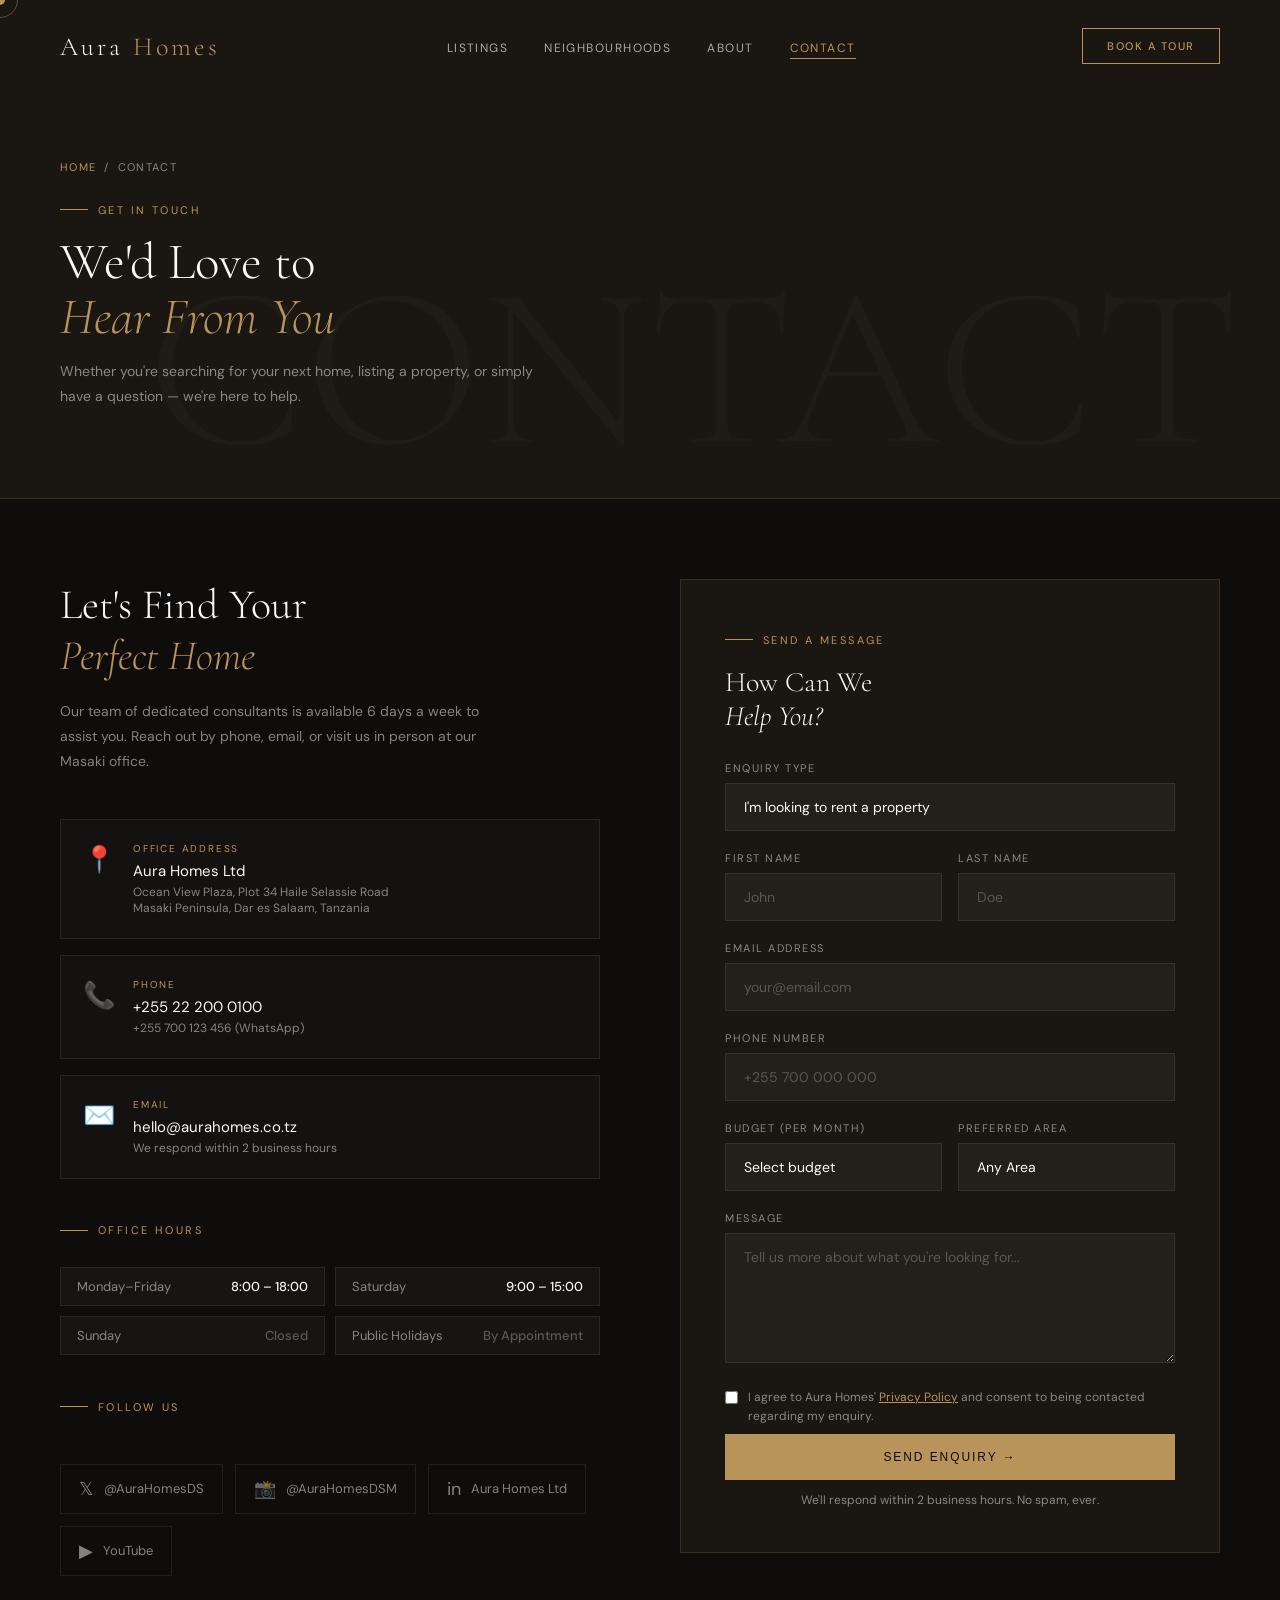
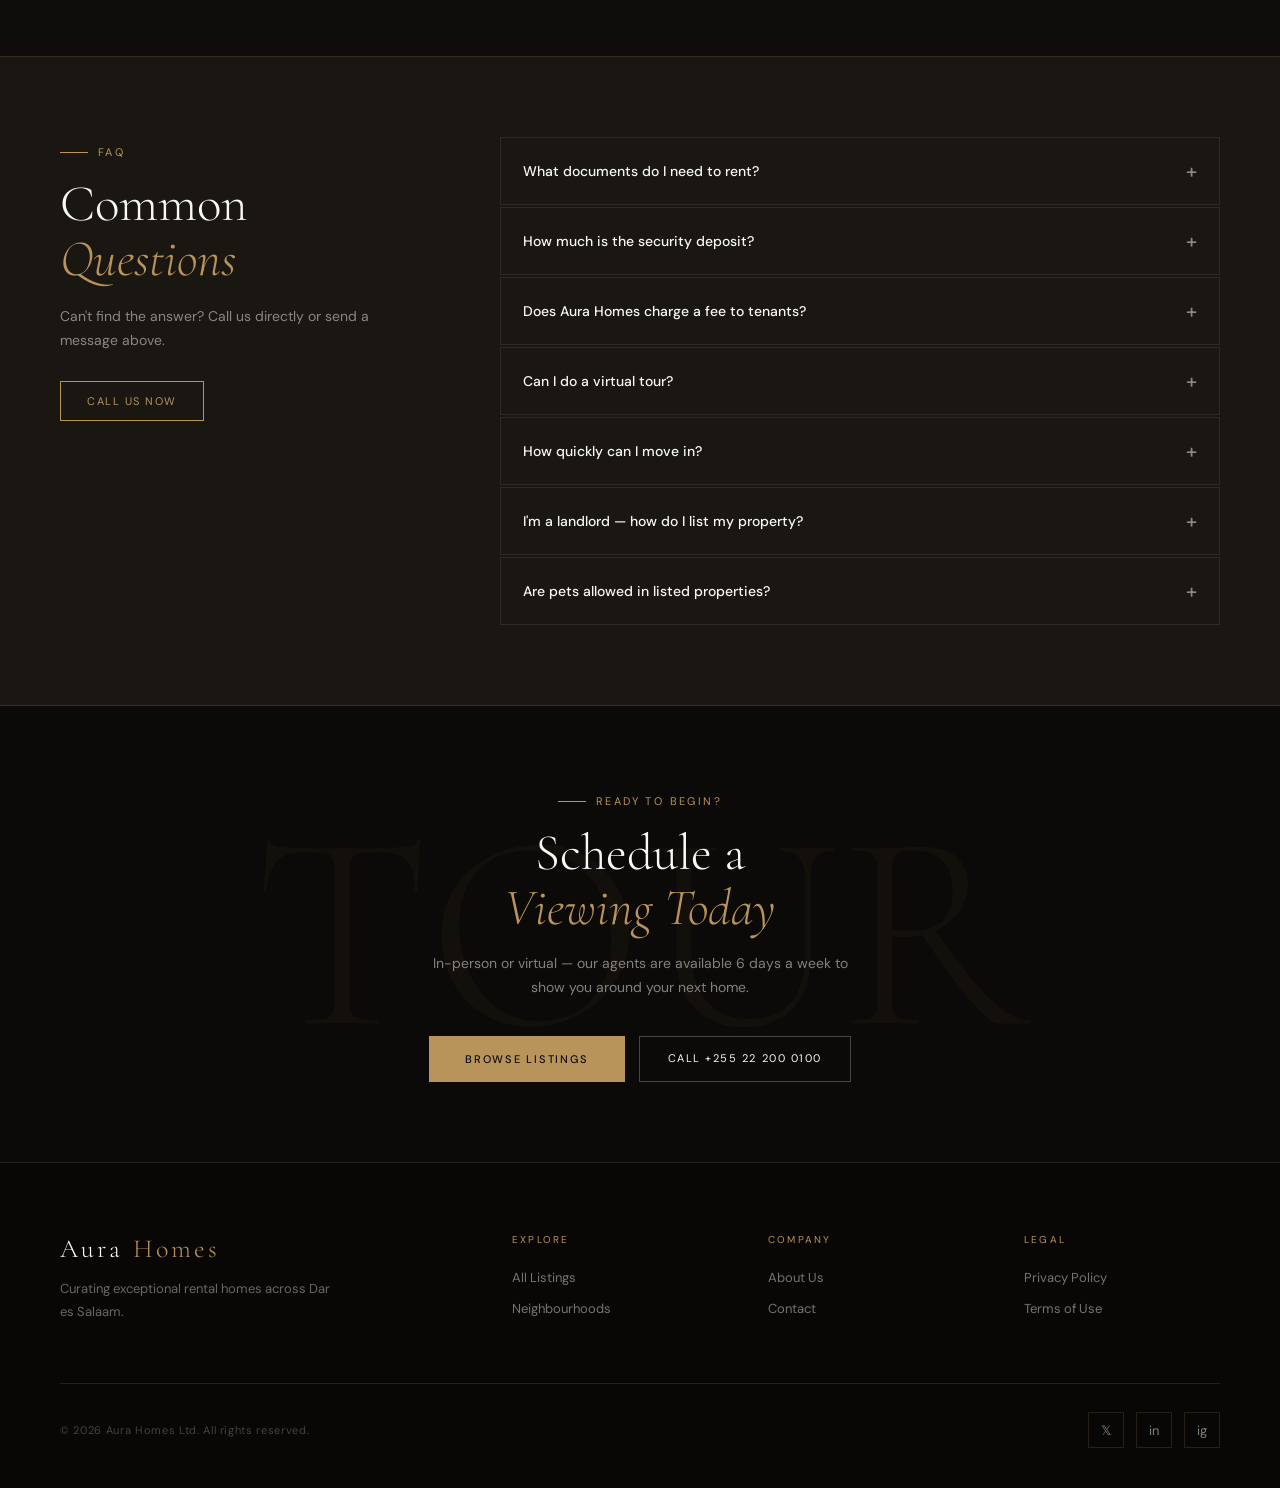
<file: contact.html>
<!DOCTYPE html>
<html lang="en">
<head>
<meta charset="UTF-8"/>
<meta name="viewport" content="width=device-width, initial-scale=1.0"/>
<title>Contact Us | Aura Homes</title>
<link rel="stylesheet" href="shared.css"/>
<style>
/* CONTACT LAYOUT */
.contact-layout { display: grid; grid-template-columns: 1fr 1fr; gap: 80px; padding: 80px 60px; align-items: start; }

/* CONTACT FORM */
.contact-form-card { background: var(--card-bg); border: 1px solid var(--border); padding: 44px; }
.form-row { display: grid; grid-template-columns: 1fr 1fr; gap: 16px; }
.submit-btn { width: 100%; padding: 16px; background: var(--gold); border: none; color: var(--ink); font-size: 12px; font-weight: 500; letter-spacing: .16em; text-transform: uppercase; cursor: none; transition: background .3s; margin-top: 8px; }
.submit-btn:hover { background: var(--gold-light); }
.form-note { font-size: 12px; color: var(--muted); margin-top: 12px; text-align: center; }

/* CONTACT INFO */
.contact-info-title { font-family: 'Cormorant Garamond', serif; font-size: 42px; font-weight: 300; margin-bottom: 18px; }
.contact-info-title em { font-style: italic; color: var(--gold); }
.contact-info-text { font-size: 14px; color: var(--muted); line-height: 1.8; margin-bottom: 44px; max-width: 420px; }
.contact-cards { display: flex; flex-direction: column; gap: 16px; }
.contact-card { display: flex; gap: 18px; padding: 22px; border: 1px solid var(--border-sub); background: rgba(255,255,255,.02); transition: border-color .3s, background .3s; }
.contact-card:hover { border-color: var(--gold); background: var(--gold-dim); }
.contact-card-icon { font-size: 26px; flex-shrink: 0; }
.contact-card-label { font-size: 10px; letter-spacing: .18em; text-transform: uppercase; color: var(--gold); margin-bottom: 6px; }
.contact-card-value { font-size: 15px; font-weight: 400; }
.contact-card-sub { font-size: 12px; color: var(--muted); margin-top: 3px; }
.contact-card-link { text-decoration: none; color: inherit; }

/* SOCIAL STRIP */
.social-strip { display: flex; gap: 12px; margin-top: 32px; flex-wrap: wrap; }
.social-card { display: flex; align-items: center; gap: 10px; padding: 12px 18px; border: 1px solid var(--border-sub); font-size: 13px; text-decoration: none; color: var(--muted); transition: border-color .3s, color .3s; }
.social-card:hover { border-color: var(--gold); color: var(--gold); }
.social-card span { font-size: 18px; }

/* OFFICE HOURS */
.hours-grid { display: grid; grid-template-columns: 1fr 1fr; gap: 10px; margin-top: 12px; }
.hours-row { display: flex; justify-content: space-between; padding: 10px 16px; background: rgba(255,255,255,.03); border: 1px solid var(--border-sub); font-size: 13px; }
.hours-day { color: var(--muted); }
.hours-time { color: var(--canvas); font-weight: 500; }
.hours-time.closed { color: rgba(250,248,244,.3); }

/* FAQ */
.faq-section { background: var(--card-bg); border-top: 1px solid var(--border); border-bottom: 1px solid var(--border); padding: 80px 60px; }
.faq-layout { display: grid; grid-template-columns: 1fr 2fr; gap: 80px; align-items: start; }
.faq-list { display: flex; flex-direction: column; gap: 2px; }
.faq-item { border: 1px solid var(--border-sub); overflow: hidden; }
.faq-q { display: flex; justify-content: space-between; align-items: center; padding: 20px 22px; cursor: none; font-size: 14px; font-weight: 500; transition: background .3s; }
.faq-q:hover { background: rgba(255,255,255,.04); }
.faq-q.open { background: var(--gold-dim); border-bottom: 1px solid var(--border); }
.faq-q.open .faq-icon { transform: rotate(45deg); color: var(--gold); }
.faq-icon { font-size: 20px; color: var(--muted); transition: transform .3s, color .3s; }
.faq-a { max-height: 0; overflow: hidden; transition: max-height .4s ease, padding .3s ease; font-size: 13px; color: var(--muted); line-height: 1.75; }
.faq-a.open { max-height: 200px; padding: 16px 22px 20px; }

/* TOUR CTA */
.tour-cta { background: var(--ink2); padding: 80px 60px; text-align: center; position: relative; overflow: hidden; }
.tour-cta::before { content: 'TOUR'; position: absolute; top: 50%; left: 50%; transform: translate(-50%,-50%); font-family: 'Cormorant Garamond', serif; font-size: 22vw; font-weight: 300; color: rgba(184,147,90,.035); white-space: nowrap; pointer-events: none; }
.tour-cta-inner { position: relative; max-width: 600px; margin: 0 auto; }
</style>
</head>
<body>

<div class="cursor" id="cursor"></div>
<div class="cursor-ring" id="ring"></div>

<nav id="nav">
  <a href="index.html" class="nav-logo">Aura <span>Homes</span></a>
  <ul class="nav-links">
    <li><a href="listings.html">Listings</a></li>
    <li><a href="neighborhoods.html">Neighbourhoods</a></li>
    <li><a href="about.html">About</a></li>
    <li><a href="contact.html" class="active">Contact</a></li>
  </ul>
  <a href="contact.html" class="nav-cta">Book a Tour</a>
</nav>

<!-- PAGE HEADER -->
<div class="page-header" data-bg-text="CONTACT">
  <div class="breadcrumb"><a href="index.html">Home</a><span>/</span><span>Contact</span></div>
  <div class="section-tag">Get In Touch</div>
  <h1 class="section-h2">We'd Love to<br/><em>Hear From You</em></h1>
  <p class="section-sub" style="margin-top:12px">Whether you're searching for your next home, listing a property, or simply have a question — we're here to help.</p>
</div>

<!-- CONTACT LAYOUT -->
<div class="contact-layout">

  <!-- CONTACT INFO LEFT -->
  <div>
    <div class="reveal">
      <h2 class="contact-info-title">Let's Find Your<br/><em>Perfect Home</em></h2>
      <p class="contact-info-text">Our team of dedicated consultants is available 6 days a week to assist you. Reach out by phone, email, or visit us in person at our Masaki office.</p>
    </div>

    <div class="contact-cards">
      <div class="contact-card reveal">
        <div class="contact-card-icon">📍</div>
        <div>
          <div class="contact-card-label">Office Address</div>
          <div class="contact-card-value">Aura Homes Ltd</div>
          <div class="contact-card-sub">Ocean View Plaza, Plot 34 Haile Selassie Road<br/>Masaki Peninsula, Dar es Salaam, Tanzania</div>
        </div>
      </div>
      <a href="tel:+255222000100" class="contact-card reveal reveal-d1 contact-card-link">
        <div class="contact-card-icon">📞</div>
        <div>
          <div class="contact-card-label">Phone</div>
          <div class="contact-card-value">+255 22 200 0100</div>
          <div class="contact-card-sub">+255 700 123 456 (WhatsApp)</div>
        </div>
      </a>
      <a href="mailto:hello@aurahomes.co.tz" class="contact-card reveal reveal-d2 contact-card-link">
        <div class="contact-card-icon">✉️</div>
        <div>
          <div class="contact-card-label">Email</div>
          <div class="contact-card-value">hello@aurahomes.co.tz</div>
          <div class="contact-card-sub">We respond within 2 business hours</div>
        </div>
      </a>
    </div>

    <!-- HOURS -->
    <div class="reveal" style="margin-top:36px">
      <div class="section-tag">Office Hours</div>
      <div class="hours-grid">
        <div class="hours-row"><span class="hours-day">Monday–Friday</span><span class="hours-time">8:00 – 18:00</span></div>
        <div class="hours-row"><span class="hours-day">Saturday</span><span class="hours-time">9:00 – 15:00</span></div>
        <div class="hours-row"><span class="hours-day">Sunday</span><span class="hours-time closed">Closed</span></div>
        <div class="hours-row"><span class="hours-day">Public Holidays</span><span class="hours-time closed">By Appointment</span></div>
      </div>
    </div>

    <!-- SOCIAL -->
    <div class="reveal" style="margin-top:36px">
      <div class="section-tag">Follow Us</div>
      <div class="social-strip">
        <a href="#" class="social-card"><span>𝕏</span> @AuraHomesDS</a>
        <a href="#" class="social-card"><span>📸</span> @AuraHomesDSM</a>
        <a href="#" class="social-card"><span>in</span> Aura Homes Ltd</a>
        <a href="#" class="social-card"><span>▶</span> YouTube</a>
      </div>
    </div>
  </div>

  <!-- CONTACT FORM RIGHT -->
  <div class="contact-form-card reveal">
    <div class="section-tag">Send a Message</div>
    <h3 style="font-family:'Cormorant Garamond',serif;font-size:28px;font-weight:300;margin-bottom:28px">How Can We<br/><em>Help You?</em></h3>

    <div class="form-group">
      <label class="form-label">Enquiry Type</label>
      <select class="form-select">
        <option>I'm looking to rent a property</option>
        <option>I want to list my property</option>
        <option>I'd like to schedule a viewing</option>
        <option>I have a question about a listing</option>
        <option>General enquiry</option>
      </select>
    </div>
    <div class="form-row">
      <div class="form-group">
        <label class="form-label">First Name</label>
        <input class="form-input" type="text" placeholder="John"/>
      </div>
      <div class="form-group">
        <label class="form-label">Last Name</label>
        <input class="form-input" type="text" placeholder="Doe"/>
      </div>
    </div>
    <div class="form-group">
      <label class="form-label">Email Address</label>
      <input class="form-input" type="email" placeholder="your@email.com"/>
    </div>
    <div class="form-group">
      <label class="form-label">Phone Number</label>
      <input class="form-input" type="tel" placeholder="+255 700 000 000"/>
    </div>
    <div class="form-row">
      <div class="form-group">
        <label class="form-label">Budget (per month)</label>
        <select class="form-select">
          <option>Select budget</option>
          <option>Under $500</option>
          <option>$500 – $1,000</option>
          <option>$1,000 – $2,500</option>
          <option>$2,500 – $5,000</option>
          <option>$5,000+</option>
        </select>
      </div>
      <div class="form-group">
        <label class="form-label">Preferred Area</label>
        <select class="form-select">
          <option>Any Area</option>
          <option>Masaki</option>
          <option>Oyster Bay</option>
          <option>Mikocheni</option>
          <option>Msasani</option>
          <option>Upanga</option>
          <option>Kinondoni</option>
        </select>
      </div>
    </div>
    <div class="form-group">
      <label class="form-label">Message</label>
      <textarea class="form-textarea" placeholder="Tell us more about what you're looking for..."></textarea>
    </div>
    <div class="form-group" style="display:flex;align-items:flex-start;gap:10px;margin-bottom:0">
      <input type="checkbox" style="accent-color:var(--gold);width:15px;height:15px;margin-top:2px;cursor:none"/>
      <label style="font-size:12px;color:var(--muted);line-height:1.6;cursor:none">I agree to Aura Homes' <a href="#" style="color:var(--gold)">Privacy Policy</a> and consent to being contacted regarding my enquiry.</label>
    </div>
    <button class="submit-btn">Send Enquiry →</button>
    <p class="form-note">We'll respond within 2 business hours. No spam, ever.</p>
  </div>

</div>

<!-- FAQ -->
<div class="faq-section">
  <div class="faq-layout">
    <div class="reveal">
      <div class="section-tag">FAQ</div>
      <h2 class="section-h2">Common<br/><em>Questions</em></h2>
      <p class="section-sub" style="margin-top:16px">Can't find the answer? Call us directly or send a message above.</p>
      <a href="tel:+255222000100" class="btn-gold-outline" style="display:inline-block;margin-top:28px">Call Us Now</a>
    </div>
    <div class="faq-list reveal reveal-d2">
      <div class="faq-item">
        <div class="faq-q"><span>What documents do I need to rent?</span><span class="faq-icon">+</span></div>
        <div class="faq-a">Typically you'll need a valid passport or national ID, proof of income or employment letter, and references from a previous landlord if available. Some landlords may request bank statements for premium properties.</div>
      </div>
      <div class="faq-item">
        <div class="faq-q"><span>How much is the security deposit?</span><span class="faq-icon">+</span></div>
        <div class="faq-a">Security deposits are usually equivalent to 1–2 months' rent, depending on the landlord and property type. All deposits are held in a secure client account and returned within 30 days of vacating, subject to property condition checks.</div>
      </div>
      <div class="faq-item">
        <div class="faq-q"><span>Does Aura Homes charge a fee to tenants?</span><span class="faq-icon">+</span></div>
        <div class="faq-a">No. Our agency fees are always paid by the landlord, not the tenant. You will never be asked for a fee simply to view, apply for, or rent a property through Aura Homes.</div>
      </div>
      <div class="faq-item">
        <div class="faq-q"><span>Can I do a virtual tour?</span><span class="faq-icon">+</span></div>
        <div class="faq-a">Yes. All our listed properties include a virtual tour option. You can either view a pre-recorded walkthrough or book a live video tour with one of our agents at a time that suits you.</div>
      </div>
      <div class="faq-item">
        <div class="faq-q"><span>How quickly can I move in?</span><span class="faq-icon">+</span></div>
        <div class="faq-a">Once your application is approved and the lease is signed, most properties are available within 48–72 hours. Some furnished properties can be ready same-day.</div>
      </div>
      <div class="faq-item">
        <div class="faq-q"><span>I'm a landlord — how do I list my property?</span><span class="faq-icon">+</span></div>
        <div class="faq-a">Contact us via the form above or call us directly. We'll send a property consultant to conduct a complimentary inspection and valuation. Listings typically go live within 5 business days of signing our management agreement.</div>
      </div>
      <div class="faq-item">
        <div class="faq-q"><span>Are pets allowed in listed properties?</span><span class="faq-icon">+</span></div>
        <div class="faq-a">This varies by landlord. We clearly label all pet-friendly properties with a "Pet Friendly" badge. If a property you're interested in isn't listed as pet friendly, contact us — we can sometimes negotiate with the landlord.</div>
      </div>
    </div>
  </div>
</div>

<!-- TOUR CTA -->
<div class="tour-cta">
  <div class="tour-cta-inner">
    <div class="reveal">
      <div class="section-tag" style="justify-content:center">Ready to Begin?</div>
      <h2 class="section-h2">Schedule a<br/><em>Viewing Today</em></h2>
      <p class="section-sub" style="margin:14px auto 36px;max-width:420px">In-person or virtual — our agents are available 6 days a week to show you around your next home.</p>
      <div style="display:flex;gap:14px;justify-content:center;flex-wrap:wrap">
        <a href="listings.html" class="btn-primary">Browse Listings</a>
        <a href="tel:+255222000100" class="btn-ghost">Call +255 22 200 0100</a>
      </div>
    </div>
  </div>
</div>

<!-- FOOTER -->
<footer>
  <div class="footer-top">
    <div class="footer-brand"><a href="index.html" class="nav-logo">Aura <span>Homes</span></a><p>Curating exceptional rental homes across Dar es Salaam.</p></div>
    <div><div class="footer-col-title">Explore</div><ul class="footer-links"><li><a href="listings.html">All Listings</a></li><li><a href="neighborhoods.html">Neighbourhoods</a></li></ul></div>
    <div><div class="footer-col-title">Company</div><ul class="footer-links"><li><a href="about.html">About Us</a></li><li><a href="contact.html">Contact</a></li></ul></div>
    <div><div class="footer-col-title">Legal</div><ul class="footer-links"><li><a href="#">Privacy Policy</a></li><li><a href="#">Terms of Use</a></li></ul></div>
  </div>
  <div class="footer-bottom"><div class="footer-copy">© 2026 Aura Homes Ltd. All rights reserved.</div><div class="footer-socials"><a href="#" class="social-link">𝕏</a><a href="#" class="social-link">in</a><a href="#" class="social-link">ig</a></div></div>
</footer>

<script>
  const cur=document.getElementById('cursor'),ring=document.getElementById('ring');
  let rx=0,ry=0;
  document.addEventListener('mousemove',e=>{cur.style.left=e.clientX+'px';cur.style.top=e.clientY+'px';});
  (function a(){rx+=(parseFloat(cur.style.left||0)-rx)*.12;ry+=(parseFloat(cur.style.top||0)-ry)*.12;ring.style.left=rx+'px';ring.style.top=ry+'px';requestAnimationFrame(a);})();
  window.addEventListener('scroll',()=>{document.getElementById('nav').classList.toggle('scrolled',scrollY>60);reveal();});
  function reveal(){document.querySelectorAll('.reveal').forEach(el=>{if(el.getBoundingClientRect().top<innerHeight-80)el.classList.add('visible');});}
  reveal();
  // FAQ accordion
  document.querySelectorAll('.faq-q').forEach(q=>{
    q.addEventListener('click',()=>{
      const item=q.closest('.faq-item');
      const isOpen=q.classList.contains('open');
      document.querySelectorAll('.faq-q').forEach(x=>x.classList.remove('open'));
      document.querySelectorAll('.faq-a').forEach(x=>x.classList.remove('open'));
      if(!isOpen){ q.classList.add('open'); item.querySelector('.faq-a').classList.add('open'); }
    });
  });
</script>
</body>
</html>
</file>
<file: shared.css>
/* =============================================
   AURA HOMES — SHARED DESIGN SYSTEM
   ============================================= */

@import url('https://fonts.googleapis.com/css2?family=Cormorant+Garamond:ital,wght@0,300;0,400;0,600;1,300;1,400&family=DM+Sans:wght@300;400;500&display=swap');

:root {
  --ink:        #0f0d0b;
  --ink2:       #0c0a08;
  --canvas:     #faf8f4;
  --sand:       #e8e0d0;
  --gold:       #b8935a;
  --gold-light: #d4af7a;
  --gold-dim:   rgba(184,147,90,0.15);
  --muted:      rgba(250,248,244,0.5);
  --card-bg:    #1a1712;
  --border:     rgba(184,147,90,0.18);
  --border-sub: rgba(250,248,244,0.08);
  --ease:       cubic-bezier(0.22, 1, 0.36, 1);
}

*, *::before, *::after { box-sizing: border-box; margin: 0; padding: 0; }
html { scroll-behavior: smooth; }
body {
  font-family: 'DM Sans', sans-serif;
  background: var(--ink);
  color: var(--canvas);
  overflow-x: hidden;
  cursor: none;
}

/* SCROLLBAR */
::-webkit-scrollbar { width: 4px; }
::-webkit-scrollbar-track { background: var(--ink); }
::-webkit-scrollbar-thumb { background: var(--gold); border-radius: 2px; }

/* CURSOR */
.cursor {
  position: fixed; top: 0; left: 0;
  width: 10px; height: 10px; background: var(--gold); border-radius: 50%;
  pointer-events: none; z-index: 9999;
  transform: translate(-50%,-50%);
  transition: width .3s, height .3s, background .3s;
}
.cursor-ring {
  position: fixed; top: 0; left: 0;
  width: 36px; height: 36px;
  border: 1px solid rgba(184,147,90,.45); border-radius: 50%;
  pointer-events: none; z-index: 9998;
  transform: translate(-50%,-50%);
}

/* ---- NAV ---- */
nav {
  position: fixed; top: 0; left: 0; right: 0; z-index: 500;
  display: flex; align-items: center; justify-content: space-between;
  padding: 28px 60px;
  transition: padding .5s var(--ease), background .5s ease;
}
nav.scrolled {
  padding: 16px 60px;
  background: rgba(15,13,11,.93);
  backdrop-filter: blur(20px);
  border-bottom: 1px solid var(--border);
}
.nav-logo {
  font-family: 'Cormorant Garamond', serif;
  font-size: 26px; font-weight: 300; letter-spacing: .12em;
  color: var(--canvas); text-decoration: none;
}
.nav-logo span { color: var(--gold); }
.nav-links { display: flex; gap: 36px; list-style: none; }
.nav-links a {
  font-size: 12px; letter-spacing: .12em; text-transform: uppercase;
  color: rgba(250,248,244,.65); text-decoration: none;
  transition: color .3s ease; position: relative;
}
.nav-links a::after {
  content: ''; position: absolute; bottom: -3px; left: 0; right: 0;
  height: 1px; background: var(--gold);
  transform: scaleX(0); transition: transform .3s var(--ease);
}
.nav-links a:hover, .nav-links a.active { color: var(--gold); }
.nav-links a:hover::after, .nav-links a.active::after { transform: scaleX(1); }
.nav-cta {
  padding: 10px 24px; border: 1px solid var(--gold);
  color: var(--gold); font-size: 11px; font-weight: 500;
  letter-spacing: .14em; text-transform: uppercase;
  text-decoration: none; cursor: none;
  transition: background .3s, color .3s;
}
.nav-cta:hover { background: var(--gold); color: var(--ink); }

/* ---- BUTTONS ---- */
.btn-primary {
  display: inline-block; padding: 16px 36px;
  background: var(--gold); color: var(--ink);
  font-size: 11px; font-weight: 500; letter-spacing: .16em;
  text-transform: uppercase; text-decoration: none; border: none; cursor: none;
  transition: background .3s, transform .3s var(--ease);
}
.btn-primary:hover { background: var(--gold-light); transform: translateY(-2px); }
.btn-ghost {
  display: inline-block; padding: 14px 28px;
  background: transparent; color: var(--canvas);
  font-size: 11px; font-weight: 400; letter-spacing: .14em;
  text-transform: uppercase; text-decoration: none;
  border: 1px solid rgba(250,248,244,.25); cursor: none;
  transition: border-color .3s, color .3s;
}
.btn-ghost:hover { border-color: var(--canvas); }
.btn-gold-outline {
  display: inline-block; padding: 12px 26px;
  background: transparent; color: var(--gold);
  font-size: 11px; font-weight: 400; letter-spacing: .14em;
  text-transform: uppercase; text-decoration: none;
  border: 1px solid var(--gold); cursor: none;
  transition: background .3s, color .3s;
}
.btn-gold-outline:hover { background: var(--gold-dim); }

/* ---- SECTION UTILITIES ---- */
.section { padding: 110px 60px; }
.section-dark { background: var(--ink2); }
.section-card { background: var(--card-bg); }
.section-tag {
  display: inline-flex; align-items: center; gap: 10px;
  font-size: 11px; letter-spacing: .22em; text-transform: uppercase;
  color: var(--gold); margin-bottom: 18px;
}
.section-tag::before { content: ''; display: block; width: 28px; height: 1px; background: var(--gold); }
.section-h2 {
  font-family: 'Cormorant Garamond', serif;
  font-size: clamp(36px, 4vw, 58px); font-weight: 300; line-height: 1.08;
  margin-bottom: 14px;
}
.section-h2 em { font-style: italic; color: var(--gold); }
.section-sub {
  font-size: 14px; color: var(--muted); line-height: 1.75;
  max-width: 480px;
}

/* ---- PAGE HEADER ---- */
.page-header {
  padding: 160px 60px 90px;
  background: var(--card-bg);
  border-bottom: 1px solid var(--border);
  position: relative; overflow: hidden;
}
.page-header::before {
  content: attr(data-bg-text);
  position: absolute; bottom: -10px; right: 40px;
  font-family: 'Cormorant Garamond', serif;
  font-size: 18vw; font-weight: 300;
  color: rgba(184,147,90,.04); pointer-events: none; white-space: nowrap;
}
.breadcrumb {
  display: flex; align-items: center; gap: 8px;
  font-size: 11px; letter-spacing: .12em; text-transform: uppercase;
  color: var(--muted); margin-bottom: 20px;
}
.breadcrumb a { color: var(--gold); text-decoration: none; }
.breadcrumb span { color: var(--muted); }

/* ---- PROPERTY CARD ---- */
.prop-card {
  background: var(--card-bg); border: 1px solid var(--border);
  overflow: hidden; position: relative; cursor: none;
  transition: border-color .4s, transform .4s var(--ease);
}
.prop-card:hover { border-color: var(--gold); transform: translateY(-6px); }
.prop-card-img-wrap { position: relative; overflow: hidden; }
.prop-card-img {
  width: 100%; height: 280px; object-fit: cover; display: block;
  transition: transform .7s var(--ease);
}
.prop-card:hover .prop-card-img { transform: scale(1.06); }
.prop-card-badge {
  position: absolute; top: 16px; left: 16px;
  background: var(--gold); color: var(--ink);
  font-size: 9px; font-weight: 600; letter-spacing: .15em;
  text-transform: uppercase; padding: 5px 12px;
}
.prop-card-fav {
  position: absolute; top: 16px; right: 16px;
  width: 34px; height: 34px; border-radius: 50%;
  background: rgba(15,13,11,.6); border: 1px solid var(--border);
  display: flex; align-items: center; justify-content: center;
  font-size: 14px; cursor: none; transition: background .3s;
}
.prop-card-fav:hover { background: rgba(184,147,90,.2); }
.prop-card-body { padding: 24px; }
.prop-price {
  font-family: 'Cormorant Garamond', serif;
  font-size: 26px; font-weight: 300; color: var(--gold); margin-bottom: 4px;
}
.prop-price sub { font-size: 14px; color: var(--muted); }
.prop-name { font-size: 16px; font-weight: 500; margin-bottom: 4px; }
.prop-loc { font-size: 12px; color: var(--muted); margin-bottom: 18px; }
.prop-meta {
  display: flex; gap: 16px; padding-top: 18px;
  border-top: 1px solid var(--border-sub);
  font-size: 11px; letter-spacing: .08em; color: var(--muted);
  text-transform: uppercase;
}

/* ---- FOOTER ---- */
footer {
  background: #080706;
  border-top: 1px solid var(--border);
  padding: 70px 60px 40px;
}
.footer-top {
  display: grid; grid-template-columns: 2fr 1fr 1fr 1fr;
  gap: 60px; margin-bottom: 60px;
}
.footer-brand p { font-size: 13px; color: rgba(250,248,244,.4); line-height: 1.75; max-width: 280px; margin-top: 14px; }
.footer-col-title { font-size: 10px; letter-spacing: .22em; text-transform: uppercase; color: var(--gold); margin-bottom: 20px; }
.footer-links { list-style: none; display: flex; flex-direction: column; gap: 10px; }
.footer-links a { font-size: 13px; color: rgba(250,248,244,.45); text-decoration: none; transition: color .3s; }
.footer-links a:hover { color: var(--canvas); }
.footer-bottom {
  border-top: 1px solid var(--border);
  padding-top: 28px;
  display: flex; justify-content: space-between; align-items: center;
}
.footer-copy { font-size: 11px; color: rgba(250,248,244,.25); letter-spacing: .06em; }
.footer-socials { display: flex; gap: 12px; }
.social-link {
  width: 36px; height: 36px; border: 1px solid var(--border);
  display: flex; align-items: center; justify-content: center;
  text-decoration: none; font-size: 13px; color: var(--muted);
  transition: border-color .3s, color .3s;
}
.social-link:hover { border-color: var(--gold); color: var(--gold); }

/* ---- FORM ELEMENTS ---- */
.form-group { margin-bottom: 20px; }
.form-label { display: block; font-size: 11px; letter-spacing: .14em; text-transform: uppercase; color: var(--muted); margin-bottom: 8px; }
.form-input, .form-select, .form-textarea {
  width: 100%; padding: 14px 18px;
  background: rgba(255,255,255,.04); border: 1px solid var(--border-sub);
  color: var(--canvas); font-family: 'DM Sans', sans-serif; font-size: 14px;
  outline: none; transition: border-color .3s; appearance: none;
}
.form-input::placeholder, .form-textarea::placeholder { color: rgba(250,248,244,.25); }
.form-input:focus, .form-select:focus, .form-textarea:focus { border-color: var(--gold); }
.form-textarea { resize: vertical; min-height: 130px; }
.form-select { cursor: none; }
.form-select option { background: #1a1712; }

/* ---- REVEAL ANIMATION ---- */
.reveal { opacity: 0; transform: translateY(36px); transition: opacity .8s ease, transform .8s var(--ease); }
.reveal.visible { opacity: 1; transform: translateY(0); }
.reveal-d1 { transition-delay: .1s; }
.reveal-d2 { transition-delay: .2s; }
.reveal-d3 { transition-delay: .3s; }
.reveal-d4 { transition-delay: .4s; }
.reveal-d5 { transition-delay: .5s; }

/* ---- DIVIDER ---- */
.divider { width: 60px; height: 1px; background: var(--gold); margin: 24px 0; }

/* ---- TAG PILL ---- */
.tag-pill {
  display: inline-block; padding: 5px 14px;
  border: 1px solid var(--border); font-size: 11px;
  color: var(--muted); letter-spacing: .1em;
}

/* ---- SHARED SCRIPT (included inline per page) ---- */
</file>
